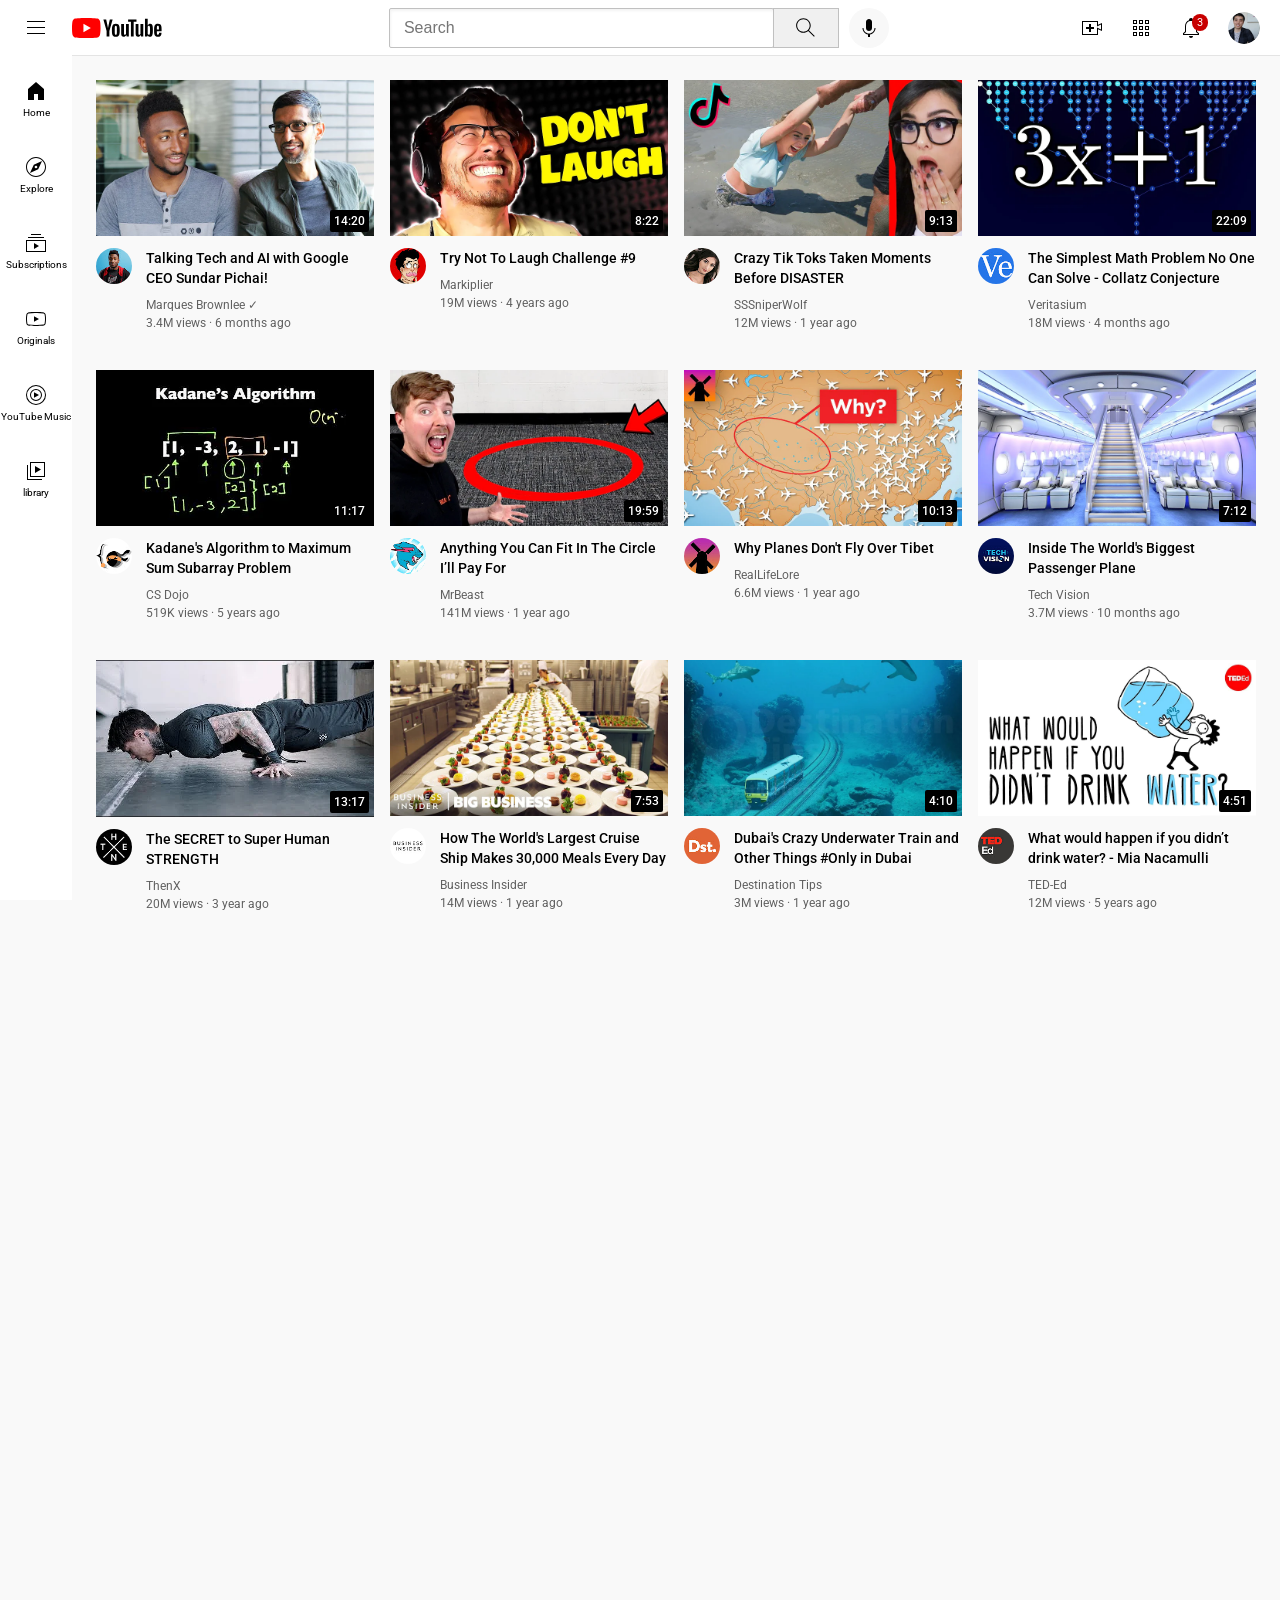
<file: index.html>
<!DOCTYPE html>
<html>
  <head>
  <title>YouTube Exercise</title>
    <link rel="preconnect" href="https://fonts.googleapis.com" />
    <link rel="preconnect" href="https://fonts.gstatic.com" crossorigin />
    <link
      href="https://fonts.googleapis.com/css2?family=Roboto:wght@400;500;700&display=swap"
      rel="stylesheet"
    />
    <link rel="stylesheet" href="style/general.css" />
    <link rel="stylesheet" href="style/header.css" />
    <link rel="stylesheet" href="style/video.css" />
    <link rel="stylesheet" href="style/sidebar.css"/>
  </head>
  <body>
    <!-- comment on it haha-->
    <div class="header">
      <div class="left-sec">
        <img class="hamburger-menu" src="Icons/hamburger-menu.svg" />
        <img class="youtube-logo" src="Icons/youtube-logo.svg" />
      </div>
      <div class="mid-sec">
        <input class="search-bar" type="text" placeholder=" Search" />
        <button class="search-button">
          <img class="search-icon" src="Icons/search.svg" />
          <div class="tooltip">search</div>
        </button>
        <button class="voice-search-icon">
          <img class="voice-icon" src="Icons/voice-search-icon.svg" />
          <div class="tooltip">search with your voice</div>
        </button>
      </div>
      <div class="right-sec">
        <div class="upload-icon">
          <img class="upload" src="Icons/upload.svg" />
          <div class="tooltip">Create</div>
        </div>
        <div class="youtube-icon">
          <img class="YouTube" src="Icons/youtube-apps.svg" />
          <div class="tooltip">YouTube apps</div>
        </div>
        <div class="notification-icon">
          <div class="notifications-icon">
            <img class="notifications" src="Icons/notifications.svg" />
            <div class="tooltip">YouTube apps</div>
            <div class="tooltip">Notifications</div>
            <div class="notifications-count">3</div>
          </div>
        </div>

        <img class="user" src="channal-pictures/my-channel.jpeg" />
      </div>
    </div>

    <div class="sidebar">
      <div class="sidebar-link">
        <img src="Icons/home.svg" />
        <div>Home</div>
      </div>
      <div class="sidebar-link">
        <img src="Icons/explore.svg" />
        <div>Explore</div>
      </div>
      <div class="sidebar-link">
        <img src="Icons/subscriptions.svg" />
        <div>Subscriptions</div>
      </div>
      <div class="sidebar-link">
        <img src="Icons/originals.svg" />
        <div>Originals</div>
      </div>
      <div class="sidebar-link">
        <img src="Icons/youtube-music.svg" />
        <div>YouTube Music</div>
      </div>
      <div class="sidebar-link">
        <img src="Icons/library.svg" />
        <div>library</div>
      </div>
    </div>

    <div class="video-grid">
      <div class="video-pre">
        <div class="thumb-row">
          <img class="thumbnail" src="thumbnails/thumbnail-1.webp" />
          <div class="video-time">14:20</div>
        </div>

        <div class="video-info-grid">
          <div>
            <img
              class="profile-pic"
              src="channal-pictures/channel-1 (1).jpeg"
            />
          </div>
          <div class="video-info">
            <p class="video-title">
              Talking Tech and AI with Google CEO Sundar Pichai!
            </p>

            <p class="video-author">Marques Brownlee &#10003;</p>
            <p class="video-stats">3.4M views &#183; 6 months ago</p>
          </div>
        </div>
      </div>

      <div class="video-pre">
        <div class="thumb-row">
          <img class="thumbnail" src="thumbnails/thumbnail-2.webp" />
          <div class="video-time">8:22</div>
        </div>

        <div class="video-info-grid">
          <div>
            <img class="profile-pic" src="channal-pictures/channel-2.jpeg" />
          </div>
          <div class="video-info2">
            <p class="video-title">Try Not To Laugh Challenge #9</p>

            <p class="video-author">Markiplier</p>
            <p class="video-stats">19M views · 4 years ago</p>
          </div>
        </div>
      </div>

      <div class="video-pre">
        <div class="thumb-row">
          <img class="thumbnail" src="thumbnails/thumbnail-3.webp" />
          <div class="video-time">9:13</div>
        </div>

        <div class="video-info-grid">
          <div>
            <img class="profile-pic" src="channal-pictures/channel-3.jpeg" />
          </div>
          <div class="video-info">
            <p class="video-title">
              Crazy Tik Toks Taken Moments Before DISASTER
            </p>

            <p class="video-author">SSSniperWolf</p>
            <p class="video-stats">12M views · 1 year ago</p>
          </div>
        </div>
      </div>

      <div class="video-pre">
        <div class="thumb-row">
          <img class="thumbnail" src="thumbnails/thumbnail-4.webp" />
          <div class="video-time">22:09</div>
        </div>

        <div class="video-info-grid">
          <div>
            <img class="profile-pic" src="channal-pictures/channel-4.jpeg" />
          </div>
          <div class="video-info2">
            <p class="video-title">
              The Simplest Math Problem No One Can Solve - Collatz Conjecture
            </p>

            <p class="video-author">Veritasium</p>
            <p class="video-stats">18M views · 4 months ago</p>
          </div>
        </div>
      </div>

      <div class="video-pre">
        <div class="thumb-row">
          <img class="thumbnail" src="thumbnails/thumbnail-5.webp" />
          <div class="video-time">11:17</div>
        </div>

        <div class="video-info-grid">
          <div>
            <img class="profile-pic" src="channal-pictures/channel-5.jpeg" />
          </div>
          <div class="video-info">
            <p class="video-title">
              Kadane's Algorithm to Maximum Sum Subarray Problem
            </p>

            <p class="video-author">CS Dojo</p>
            <p class="video-stats">519K views · 5 years ago</p>
          </div>
        </div>
      </div>
      <div class="video-pre">
        <div class="thumb-row">
          <img class="thumbnail" src="thumbnails/thumbnail-6.webp" />
          <div class="video-time">19:59</div>
        </div>
        <div class="video-info-grid">
          <div>
            <img class="profile-pic" src="channal-pictures/channel-6.jpeg" />
          </div>
          <div class="video-info2">
            <p class="video-title">
              Anything You Can Fit In The Circle I’ll Pay For
            </p>
            <p class="video-author">MrBeast</p>
            <p class="video-stats">141M views · 1 year ago</p>
          </div>
        </div>
      </div>
      <div class="video-pre">
        <div class="thumb-row">
          <img class="thumbnail" src="thumbnails/thumbnail-7.webp" />
          <div class="video-time">10:13</div>
        </div>

        <div class="video-info-grid">
          <div>
            <img class="profile-pic" src="channal-pictures/channel-7.jpeg" />
          </div>
          <div class="video-info2">
            <p class="video-title">Why Planes Don't Fly Over Tibet</p>

            <p class="video-author">RealLifeLore</p>
            <p class="video-stats">6.6M views · 1 year ago</p>
          </div>
        </div>
      </div>
      <div class="video-pre">
        <div class="thumb-row">
          <img class="thumbnail" src="thumbnails/thumbnail-8.webp" />
          <div class="video-time">7:12</div>
        </div>

        <div class="video-info-grid">
          <div>
            <img class="profile-pic" src="channal-pictures/channel-8.jpeg" />
          </div>
          <div class="video-info2">
            <p class="video-title">
              Inside The World's Biggest Passenger Plane
            </p>

            <p class="video-author">Tech Vision</p>
            <p class="video-stats">3.7M views · 10 months ago</p>
          </div>
        </div>
      </div>
      <div class="video-pre">
        <div class="thumb-row">
          <img class="thumbnail" src="thumbnails/thumbnail-9.webp" />
          <div class="video-time">13:17</div>
        </div>

        <div class="video-info-grid">
          <div>
            <img class="profile-pic" src="channal-pictures/channel-9.jpeg" />
          </div>
          <div class="video-info2">
            <p class="video-title">The SECRET to Super Human STRENGTH</p>

            <p class="video-author">ThenX</p>
            <p class="video-stats">20M views · 3 year ago</p>
          </div>
        </div>
      </div>
      <div class="video-pre">
        <div class="thumb-row">
          <img class="thumbnail" src="thumbnails/thumbnail-10.webp" />
          <div class="video-time">7:53</div>
        </div>

        <div class="video-info-grid">
          <div>
            <img class="profile-pic" src="channal-pictures/channel-10.jpeg" />
          </div>
          <div class="video-info2">
            <p class="video-title">
              How The World's Largest Cruise Ship Makes 30,000 Meals Every Day
            </p>

            <p class="video-author">Business Insider</p>
            <p class="video-stats">14M views · 1 year ago</p>
          </div>
        </div>
      </div>
      <div class="video-pre">
        <div class="thumb-row">
          <img class="thumbnail" src="thumbnails/thumbnail-11.webp" />
          <div class="video-time">4:10</div>
        </div>

        <div class="video-info-grid">
          <div>
            <img class="profile-pic" src="channal-pictures/channel-11.jpeg" />
          </div>
          <div class="video-info2">
            <p class="video-title">
              Dubai's Crazy Underwater Train and Other Things #Only in Dubai
            </p>

            <p class="video-author">Destination Tips</p>
            <p class="video-stats">3M views · 1 year ago</p>
          </div>
        </div>
      </div>
      <div class="video-pre">
        <div class="thumb-row">
          <img class="thumbnail" src="thumbnails/thumbnail-12.webp" />
          <div class="video-time">4:51</div>
        </div>

        <div class="video-info-grid">
          <div>
            <img class="profile-pic" src="channal-pictures/channel-12.jpeg" />
          </div>
          <div class="video-info2">
            <p class="video-title">
              What would happen if you didn’t drink water? - Mia Nacamulli
            </p>

            <p class="video-author">TED-Ed</p>
            <p class="video-stats">12M views · 5 years ago</p>
          </div>
        </div>
      </div>
    </div>
  </body>
</html>
</file>
<file: style/general.css>
p {
  font-family: Roboto, Arial;
  margin-top: 0;
  margin-bottom: 0;
}
body {
  /* This will be inherited */
  font-family: Roboto, arial;
  background-color: rgb(249, 249, 249);
  margin-bottom: 1000px;
  margin: 0;
  padding-top: 80px;
  padding-left: 96px;
  padding-bottom: 1000px;
  padding-right: 24px;
}
</file>
<file: style/header.css>
.header {
  height: 55px;
  display: flex;
  flex-direction: row;
  justify-content: space-between;
  position: fixed;
  top: 0;
  left: 0;
  right: 0;
  background-color: white;
  border-bottom-width: 1px;
  border-bottom-style: solid;
  border-bottom-color: rgb(228, 228, 228);
  z-index: 100;
}
.left-sec {
  display: flex;
  align-items: center;
}
.hamburger-menu {
  height: 24px;
  margin-right: 24px;
  margin-left: 24px;
}
.youtube-logo {
  height: 20px;
}
.mid-sec {
  display: flex;
  flex: 1;
  margin-left: 70px;
  margin-right: 35px;
  max-width: 500px;
  align-items: center;
}
.search-bar {
  flex: 1;
  height: 36px;
  padding-left: 10px;
  font-size: 16px;
  border: 1px solid rgb(192, 192, 192);
  border-radius: 2px;
  box-shadow: inset 1px 2px 3px rgba(0, 0, 0, 0.05);
  width: 0;
}
.search-bar::placeholder {
  font-size: 16px;
}
.search-button {
  height: 40px;
  width: 66px;
  background-color: rgb(240, 240, 240);
  border-width: 1px;
  border-style: solid;
  border-color: rgb(192, 192, 192);
  margin-left: -1px;
  margin-right: 10px;
}
.search-button,
.voice-search-icon,
.upload-icon,
.notifications-icon,
.youtube-icon {
  position: relative;
  display: flex;
  justify-content: center;
  align-items: center;
}
.search-button .tooltip,
.voice-search-icon .tooltip,
.upload-icon .tooltip,
.youtube-icon .tooltip,
.notifications-icon .tooltip {
  font-family: roboto, Arial;
  position: absolute;
  background-color: gray;
  color: white;
  padding-top: 4px;
  padding-bottom: 4px;
  padding-right: 8px;
  padding-left: 8px;
  border-radius: 2px;
  font-size: 12px;
  bottom: -30px;
  opacity: 0;
  transition: opacity 0.15s;
  pointer-events: none;
  white-space: nowrap;
}

.search-button:hover .tooltip,
.upload-icon:hover .tooltip,
.voice-search-icon:hover .tooltip,
.youtube-icon:hover .tooltip,
.notifications-icon:hover .tooltip {
  opacity: 1;
}
.search-icon {
  height: 25px;
}
.voice-search-icon {
  height: 40px;
  width: 40px;
  border-radius: 20px;
  border: none;
  background-color: rgb(248, 248, 248);
}
.voice-icon {
  height: 24px;
}
.right-sec {
  width: 180px;
  display: flex;
  align-items: center;
  justify-content: space-between;
  margin-right: 20px;
  flex-shrink: 0;
}
.upload {
  height: 24px;
}
.notifications {
  height: 24px;
}
.YouTube {
  height: 24px;
}
.user {
  height: 32px;
  border-radius: 16px;
}
.notifications-container {
  position: relative;
}
.notifications-count {
  position: absolute;
  top: -2px;
  right: -5px;
  background-color: rgb(200, 0, 0);
  color: white;
  font-family: roboto, arial;
  font-size: 11px;
  padding-left: 5px;
  padding-right: 5px;
  padding-top: 2px;
  padding-bottom: 2px;
  border-radius: 10px;
}
</file>
<file: style/video.css>
.thumbnail {
  width: 100%;
}
.video-title {
  margin-top: 0;
  font-size: 14px;
  font-weight: 500;
  line-height: 20px;
  margin-bottom: 10px;
}
.thumb-row {
  margin-bottom: 8px;
  position: relative;
}
.video-stats,
.video-author {
  font-size: 12px;
  color: rgb(96, 96, 96);
}
.video-author {
  margin-bottom: 4px;
}

.video-info-grid {
  display: grid;
  grid-template-columns: 50px 1fr;
}

.profile-pic {
  width: 36px;
  border-radius: 50px;
}

.video-grid {
  font-family: roboto, arial;
  display: grid;
  grid-template-columns: 1fr 1fr 1fr;
  column-gap: 16px;
  row-gap: 40px;
}
@media (max-width: 750px) {
  .video-grid {
    grid-template-columns: 1fr 1fr;
  }
}
@media (min-width: 751px) and (max-width: 999px) {
  .video-grid {
    grid-template-columns: 1fr 1fr 1fr;
  }
}
@media (min-width: 1000px) {
  .video-grid {
    grid-template-columns: 1fr 1fr 1fr 1fr;
  }
}
.video-time {
  border-radius: 2px;
  padding: 4px;
  background-color: black;
  color: white;
  position: absolute;
  bottom: 8px;
  right: 5px;
  font-family: roboto, arial;
  font-size: 12px;
  font-weight: 500;
}
</file>
<file: style/sidebar.css>
.sidebar {
  position: fixed;
  left: 0;
  bottom: 0;
  top: 55px;
  background-color: white;
  width: 72px;
  z-index: 200;
  padding-top: 5px;
}
.sidebar-link {
  height: 76px;
  display: flex;
  justify-content: center;
  align-items: center;
  flex-direction: column;
  cursor: pointer;
}
.sidebar-link:hover {
  background-color: rgb(236, 236, 236);
}
.sidebar-link img {
  height: 24px;
  margin-bottom: 4px;
}
.sidebar-link div {
  font-size: 10px;
}
</file>
